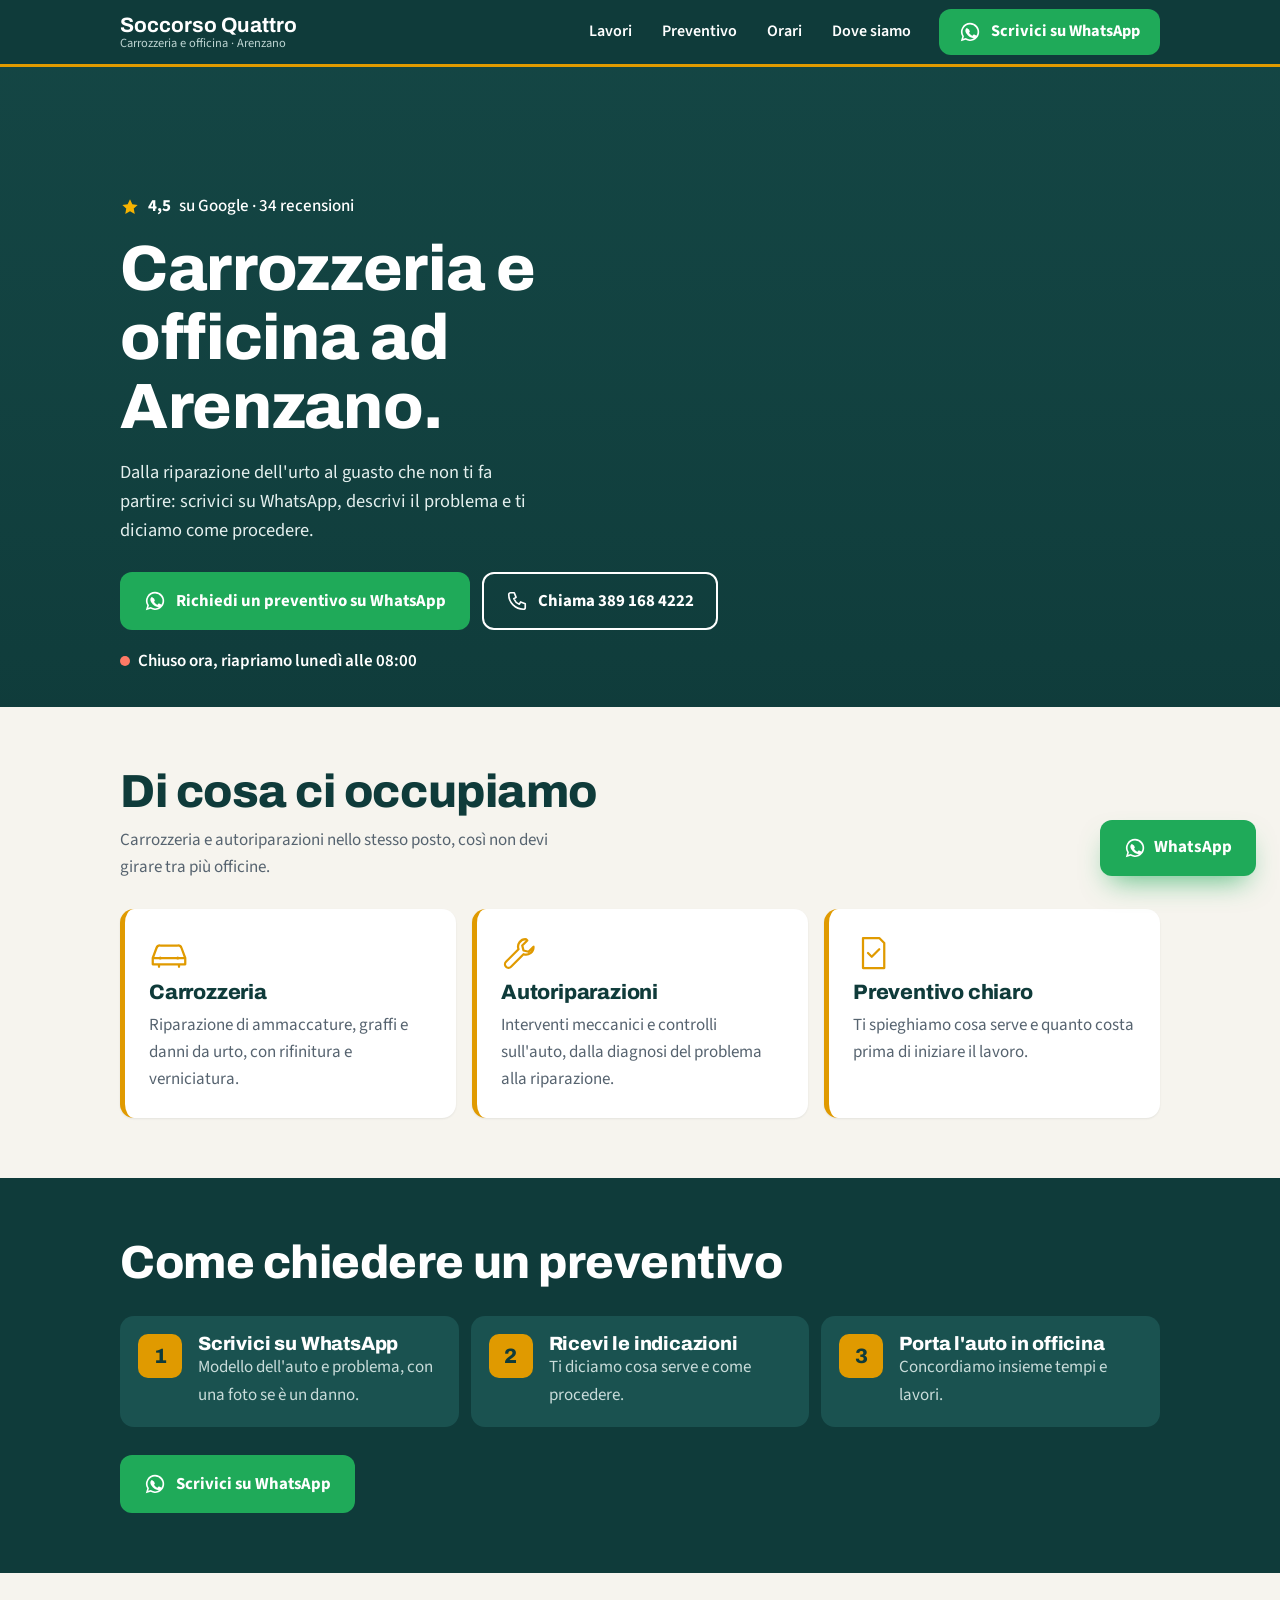
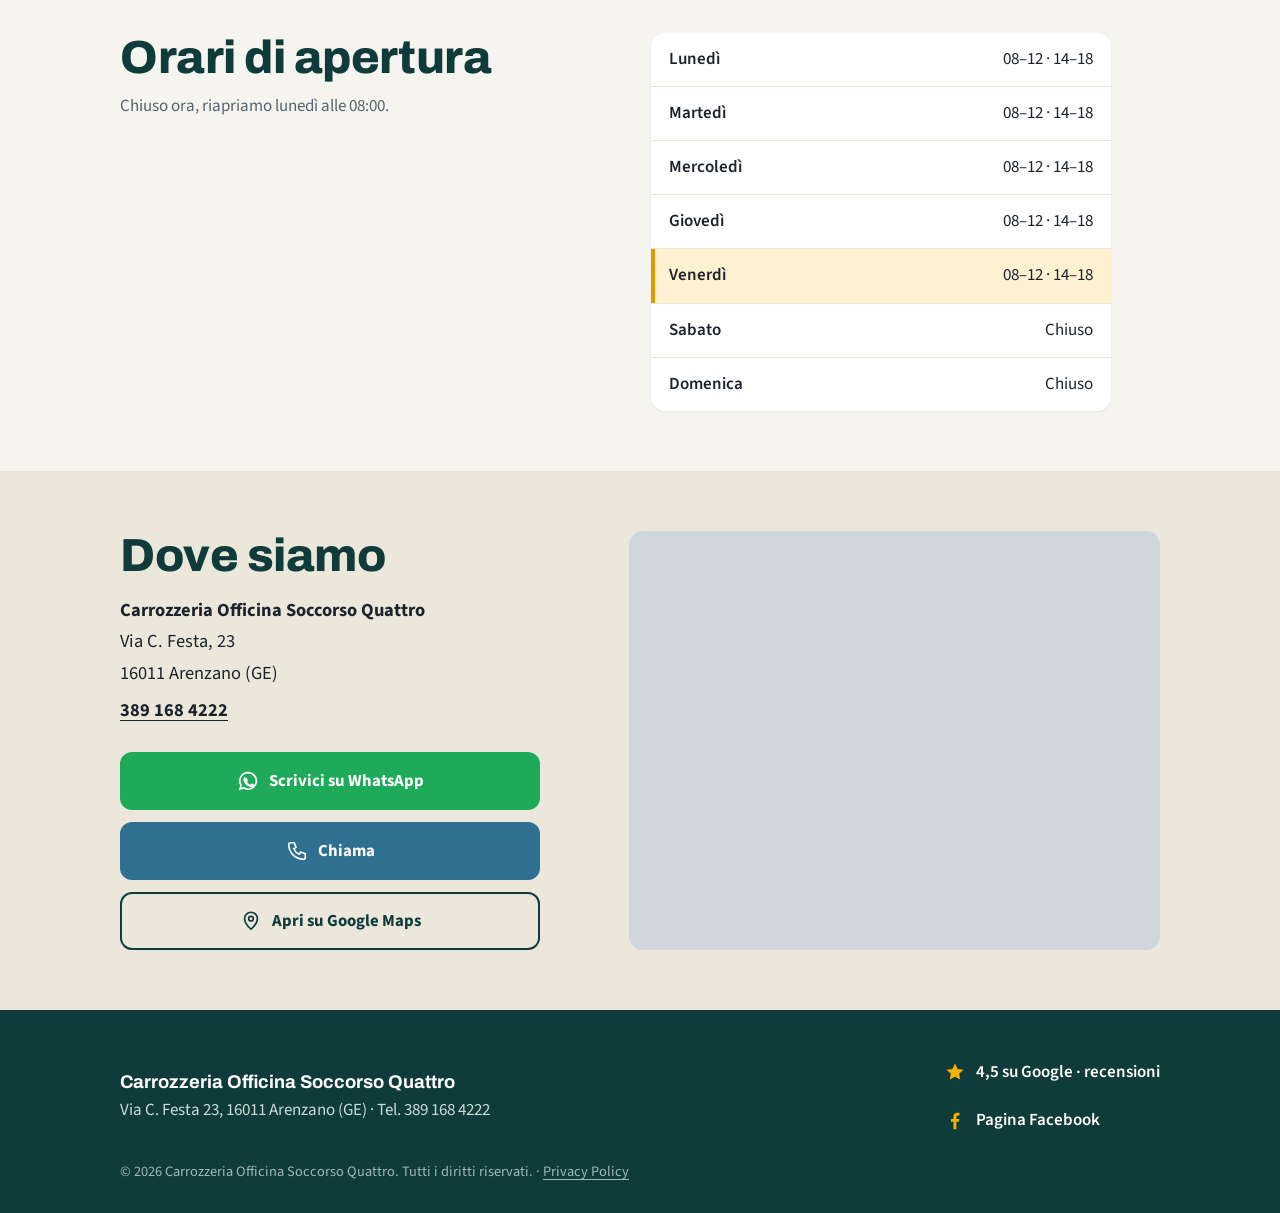
<file: index.html>
<!DOCTYPE html>
<html lang="it">
<head>
<meta charset="UTF-8">
<meta name="viewport" content="width=device-width, initial-scale=1, viewport-fit=cover">
<title>Carrozzeria Officina Soccorso Quattro – Arenzano (GE)</title>
<meta name="description" content="Carrozzeria e officina autoriparazioni ad Arenzano (GE). Richiedi un preventivo su WhatsApp o chiama il 389 168 4222.">
<meta name="theme-color" content="#0f3b3a">
<meta property="og:title" content="Carrozzeria Officina Soccorso Quattro – Arenzano">
<meta property="og:description" content="Carrozzeria e officina autoriparazioni. Via C. Festa 23, Arenzano (GE).">
<meta property="og:type" content="website">
<link rel="icon" href="data:image/svg+xml,%3Csvg xmlns='http://www.w3.org/2000/svg' viewBox='0 0 64 64'%3E%3Crect width='64' height='64' rx='14' fill='%230f3b3a'/%3E%3Cpath d='M18 40V22h6v12h8v6Z' fill='%23e09a00'/%3E%3Ccircle cx='44' cy='40' r='6' fill='none' stroke='%23fff' stroke-width='4'/%3E%3C/svg%3E">
<link rel="preconnect" href="https://fonts.googleapis.com">
<link rel="preconnect" href="https://fonts.gstatic.com" crossorigin>
<link href="https://fonts.googleapis.com/css2?family=Archivo:wght@700;800&family=Source+Sans+3:wght@400;500;600;700&display=swap" rel="stylesheet">
<link rel="stylesheet" href="style.css">
</head>
<body>
<a class="skip" href="#main">Vai ai contenuti</a>

<header class="site-header" id="top">
  <div class="wrap header-in">
    <a class="brand" href="#top" aria-label="Carrozzeria Officina Soccorso Quattro">
      <span class="brand-name">Soccorso Quattro</span>
      <span class="brand-role">Carrozzeria e officina · Arenzano</span>
    </a>
    <nav class="nav" id="menu" aria-label="Menu principale">
      <ul>
        <li><a href="#servizi">Lavori</a></li>
        <li><a href="#preventivo">Preventivo</a></li>
        <li><a href="#orari">Orari</a></li>
        <li><a href="#contatti">Dove siamo</a></li>
        <li class="nav-cta"><a class="btn btn-wa" data-wa href="https://wa.me/393891684222">
          <svg class="ico" aria-hidden="true"><use href="#i-wa"/></svg>Scrivici su WhatsApp</a></li>
      </ul>
    </nav>
    <button class="burger" id="burger" aria-expanded="false" aria-controls="menu" aria-label="Apri il menu">
      <span></span><span></span><span></span>
    </button>
  </div>
</header>

<main id="main">

<section class="hero">
  <div class="hero-img" role="img" aria-label="Auto in officina durante una riparazione"></div>
  <div class="wrap hero-in">
    <p class="rating"><svg class="ico" aria-hidden="true"><use href="#i-star"/></svg><strong>4,5</strong> su Google · 34 recensioni</p>
    <h1>Carrozzeria e officina ad Arenzano.</h1>
    <p class="lead">Dalla riparazione dell'urto al guasto che non ti fa partire: scrivici su WhatsApp, descrivi il problema e ti diciamo come procedere.</p>
    <div class="hero-actions">
      <a class="btn btn-wa btn-lg" data-wa data-msg="Ciao, vorrei un preventivo per la mia auto. Ti descrivo il problema." href="https://wa.me/393891684222">
        <svg class="ico" aria-hidden="true"><use href="#i-wa"/></svg>Richiedi un preventivo su WhatsApp</a>
      <a class="btn btn-ghost btn-lg" data-tel href="tel:+393891684222">
        <svg class="ico" aria-hidden="true"><use href="#i-phone"/></svg>Chiama 389 168 4222</a>
    </div>
    <p class="open-status" id="openStatus" aria-live="polite"></p>
  </div>
</section>

<section class="section" id="servizi">
  <div class="wrap">
    <h2>Di cosa ci occupiamo</h2>
    <p class="section-sub">Carrozzeria e autoriparazioni nello stesso posto, così non devi girare tra più officine.</p>
    <div class="cards">
      <article class="card">
        <svg class="ico ico-lg" aria-hidden="true"><use href="#i-dent"/></svg>
        <h3>Carrozzeria</h3>
        <p>Riparazione di ammaccature, graffi e danni da urto, con rifinitura e verniciatura.</p>
      </article>
      <article class="card">
        <svg class="ico ico-lg" aria-hidden="true"><use href="#i-wrench"/></svg>
        <h3>Autoriparazioni</h3>
        <p>Interventi meccanici e controlli sull'auto, dalla diagnosi del problema alla riparazione.</p>
      </article>
      <article class="card">
        <svg class="ico ico-lg" aria-hidden="true"><use href="#i-check"/></svg>
        <h3>Preventivo chiaro</h3>
        <p>Ti spieghiamo cosa serve e quanto costa prima di iniziare il lavoro.</p>
      </article>
    </div>
  </div>
</section>

<section class="section section-dark" id="preventivo">
  <div class="wrap">
    <h2>Come chiedere un preventivo</h2>
    <ol class="steps">
      <li><span class="step-n" aria-hidden="true">1</span><div><h3>Scrivici su WhatsApp</h3><p>Modello dell'auto e problema, con una foto se è un danno.</p></div></li>
      <li><span class="step-n" aria-hidden="true">2</span><div><h3>Ricevi le indicazioni</h3><p>Ti diciamo cosa serve e come procedere.</p></div></li>
      <li><span class="step-n" aria-hidden="true">3</span><div><h3>Porta l'auto in officina</h3><p>Concordiamo insieme tempi e lavori.</p></div></li>
    </ol>
    <a class="btn btn-wa btn-lg" data-wa data-msg="Ciao, vorrei un preventivo per la mia auto. Ti descrivo il problema." href="https://wa.me/393891684222">
      <svg class="ico" aria-hidden="true"><use href="#i-wa"/></svg>Scrivici su WhatsApp</a>
  </div>
</section>

<section class="section" id="orari">
  <div class="wrap hours-wrap">
    <div>
      <h2>Orari di apertura</h2>
      <p class="section-sub" id="openStatus2"></p>
    </div>
    <table class="hours">
      <caption class="sr">Orari settimanali</caption>
      <tbody>
        <tr data-day="1"><th scope="row">Lunedì</th><td>08–12 · 14–18</td></tr>
        <tr data-day="2"><th scope="row">Martedì</th><td>08–12 · 14–18</td></tr>
        <tr data-day="3"><th scope="row">Mercoledì</th><td>08–12 · 14–18</td></tr>
        <tr data-day="4"><th scope="row">Giovedì</th><td>08–12 · 14–18</td></tr>
        <tr data-day="5"><th scope="row">Venerdì</th><td>08–12 · 14–18</td></tr>
        <tr data-day="6"><th scope="row">Sabato</th><td>Chiuso</td></tr>
        <tr data-day="0"><th scope="row">Domenica</th><td>Chiuso</td></tr>
      </tbody>
    </table>
  </div>
</section>

<section class="section section-alt" id="contatti">
  <div class="wrap contact">
    <div>
      <h2>Dove siamo</h2>
      <address>
        <strong>Carrozzeria Officina Soccorso Quattro</strong><br>
        Via C. Festa, 23<br>
        16011 Arenzano (GE)<br>
        <a class="tel-link" data-tel href="tel:+393891684222">389 168 4222</a>
      </address>
      <div class="contact-actions">
        <a class="btn btn-wa btn-lg" data-wa href="https://wa.me/393891684222"><svg class="ico" aria-hidden="true"><use href="#i-wa"/></svg>Scrivici su WhatsApp</a>
        <a class="btn btn-steel btn-lg" data-tel href="tel:+393891684222"><svg class="ico" aria-hidden="true"><use href="#i-phone"/></svg>Chiama</a>
        <a class="btn btn-ghost btn-lg" target="_blank" rel="noopener" href="https://www.google.com/maps/search/?api=1&query=Carrozzeria+Officina+Soccorso+Quattro+Via+C.+Festa+23+Arenzano"><svg class="ico" aria-hidden="true"><use href="#i-pin"/></svg>Apri su Google Maps</a>
      </div>
    </div>
    <div class="map">
      <iframe title="Mappa: Via C. Festa 23, Arenzano" loading="lazy" referrerpolicy="no-referrer-when-downgrade"
        src="https://www.google.com/maps?q=Via+C.+Festa+23,+16011+Arenzano+GE&output=embed"></iframe>
    </div>
  </div>
</section>
</main>

<footer class="footer">
  <div class="wrap footer-in">
    <div>
      <strong>Carrozzeria Officina Soccorso Quattro</strong>
      <p>Via C. Festa 23, 16011 Arenzano (GE) · Tel. 389 168 4222</p>
    </div>
    <div class="social">
      <a class="gmaps" target="_blank" rel="noopener" href="https://www.google.com/maps/search/?api=1&query=Carrozzeria+Officina+Soccorso+Quattro+Arenzano"><svg class="ico" aria-hidden="true"><use href="#i-star"/></svg>4,5 su Google · recensioni</a>
      <a class="gmaps" target="_blank" rel="noopener" href="https://www.facebook.com/search/top?q=Soccorso%20Quattro%20Arenzano"><svg class="ico" aria-hidden="true"><use href="#i-fb"/></svg>Pagina Facebook</a>
    </div>
    <p class="legal">© <span id="year">2026</span> Carrozzeria Officina Soccorso Quattro. Tutti i diritti riservati. · <a href="privacy.html">Privacy Policy</a></p>
  </div>
</footer>

<div class="bottom-bar" role="group" aria-label="Contatto rapido">
  <a class="bb bb-call" data-tel href="tel:+393891684222"><svg class="ico" aria-hidden="true"><use href="#i-phone"/></svg>Chiama</a>
  <a class="bb bb-wa" data-wa href="https://wa.me/393891684222"><svg class="ico" aria-hidden="true"><use href="#i-wa"/></svg>WhatsApp</a>
</div>

<svg width="0" height="0" style="position:absolute" aria-hidden="true">
  <symbol id="i-wa" viewBox="0 0 24 24"><path fill="currentColor" d="M12.04 2a9.9 9.9 0 0 0-8.5 14.95L2 22l5.2-1.5A9.9 9.9 0 1 0 12.04 2Zm0 1.8a8.1 8.1 0 1 1-4.2 15l-.3-.18-3 .87.9-2.9-.2-.3A8.1 8.1 0 0 1 12.04 3.8Zm-3.3 3.9c-.2 0-.5.1-.8.4-.3.3-1 1-1 2.4s1 2.8 1.2 3c.1.2 2 3.2 5 4.4 2.4.9 2.9.7 3.4.7.6-.1 1.8-.7 2-1.4.3-.7.3-1.3.2-1.4l-.5-.3-1.7-.8c-.3-.1-.5-.1-.7.1l-.9 1.1c-.2.2-.3.2-.6.1a6.6 6.6 0 0 1-3.3-2.9c-.2-.4.2-.4.7-1.3.1-.2 0-.4 0-.5l-.8-1.9c-.2-.5-.4-.4-.6-.4Z"/></symbol>
  <symbol id="i-phone" viewBox="0 0 24 24"><path fill="none" stroke="currentColor" stroke-width="1.8" stroke-linejoin="round" d="M5 3h4l2 5-2.5 1.5a11 11 0 0 0 6 6L16 13l5 2v4a2 2 0 0 1-2 2A16 16 0 0 1 3 5a2 2 0 0 1 2-2Z"/></symbol>
  <symbol id="i-pin" viewBox="0 0 24 24"><path fill="none" stroke="currentColor" stroke-width="1.8" stroke-linejoin="round" d="M12 21s7-6.2 7-11.5A7 7 0 0 0 5 9.5C5 14.8 12 21 12 21Z"/><circle cx="12" cy="9.5" r="2.5" fill="none" stroke="currentColor" stroke-width="1.8"/></symbol>
  <symbol id="i-star" viewBox="0 0 24 24"><path fill="currentColor" d="m12 2.8 2.8 5.9 6.4.8-4.7 4.4 1.2 6.4L12 17.2 6.3 20.3l1.2-6.4L2.8 9.5l6.4-.8L12 2.8Z"/></symbol>
  <symbol id="i-fb" viewBox="0 0 24 24"><path fill="currentColor" d="M13.5 22v-8h2.7l.5-3.2h-3.2V8.7c0-.9.4-1.7 1.8-1.7h1.5V4.2S15.5 4 14.3 4C11.9 4 10.3 5.4 10.3 8.1v2.7H7.5V14h2.8v8h3.2Z"/></symbol>
  <symbol id="i-dent" viewBox="0 0 32 32"><path fill="none" stroke="currentColor" stroke-width="1.8" stroke-linecap="round" stroke-linejoin="round" d="M3 20l3-8a3 3 0 0 1 3-2h14a3 3 0 0 1 3 2l3 8v5H3v-5Zm0 0h26M8 25v2m16-2v2"/><circle cx="9" cy="20" r="1.2" fill="currentColor"/><circle cx="23" cy="20" r="1.2" fill="currentColor"/></symbol>
  <symbol id="i-wrench" viewBox="0 0 32 32"><path fill="none" stroke="currentColor" stroke-width="1.8" stroke-linecap="round" stroke-linejoin="round" d="M20 5a6 6 0 0 0-6 8L4 23a2.8 2.8 0 0 0 4 4l10-10a6 6 0 0 0 8-6l-4 4-4-1-1-4 4-4a6 6 0 0 0-1-1Z"/></symbol>
  <symbol id="i-check" viewBox="0 0 32 32"><path fill="none" stroke="currentColor" stroke-width="1.8" stroke-linecap="round" stroke-linejoin="round" d="M8 4h13l4 4v20H8V4Zm4 12 3 3 6-6"/></symbol>
</svg>
<script src="script.js"></script>
</body>
</html>
</file>
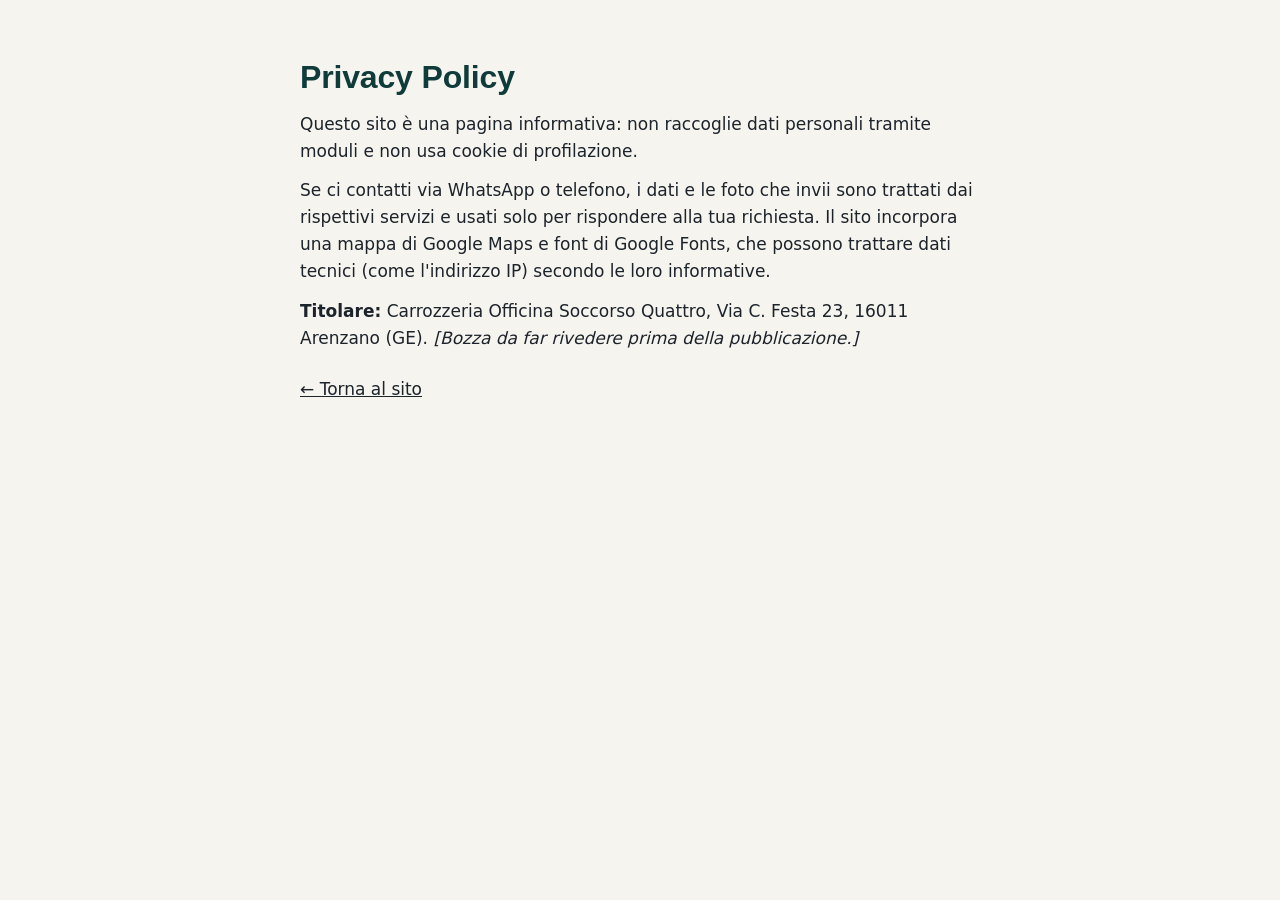
<file: privacy.html>
<!DOCTYPE html>
<html lang="it"><head><meta charset="UTF-8"><meta name="viewport" content="width=device-width, initial-scale=1">
<title>Privacy Policy – Soccorso Quattro</title><link rel="stylesheet" href="style.css"></head>
<body style="padding-bottom:0"><main class="section"><div class="wrap" style="max-width:720px">
<h1 style="font-size:2rem;color:var(--slate)">Privacy Policy</h1>
<p style="margin-top:16px">Questo sito è una pagina informativa: non raccoglie dati personali tramite moduli e non usa cookie di profilazione.</p>
<p style="margin-top:12px">Se ci contatti via WhatsApp o telefono, i dati e le foto che invii sono trattati dai rispettivi servizi e usati solo per rispondere alla tua richiesta. Il sito incorpora una mappa di Google Maps e font di Google Fonts, che possono trattare dati tecnici (come l'indirizzo IP) secondo le loro informative.</p>
<p style="margin-top:12px"><strong>Titolare:</strong> Carrozzeria Officina Soccorso Quattro, Via C. Festa 23, 16011 Arenzano (GE). <em>[Bozza da far rivedere prima della pubblicazione.]</em></p>
<p style="margin-top:24px"><a href="index.html">← Torna al sito</a></p>
</div></main></body></html>
</file>
<file: style.css>
:root{
  --paper:#f6f4ee; --paper-2:#ebe7db; --white:#fff;
  --slate:#0f3b3a; --slate-2:#1a5250; --steel:#2f6f8f; --steel-d:#255a75;
  --lacquer:#e09a00; --wa:#1faa59; --wa-d:#17884a;
  --ink:#1c232b; --muted:#56636f; --r:14px; --bar:68px;
  --display:"Archivo","Arial Narrow",Arial,sans-serif;
  --sans:"Source Sans 3",system-ui,-apple-system,"Segoe UI",Roboto,sans-serif;
}
*{box-sizing:border-box;margin:0;padding:0}
html{scroll-behavior:smooth;scroll-padding-top:76px;-webkit-text-size-adjust:100%}
body{font-family:var(--sans);font-size:1.0625rem;line-height:1.6;color:var(--ink);background:var(--paper);
  padding-bottom:calc(var(--bar) + env(safe-area-inset-bottom,0px));overflow-x:hidden}
a{color:inherit}
:focus-visible{outline:3px solid var(--lacquer);outline-offset:3px;border-radius:6px}
.skip{position:absolute;left:-999px;top:8px;background:var(--slate);color:#fff;padding:10px 14px;border-radius:8px;z-index:100}
.skip:focus{left:8px}
.sr{position:absolute;width:1px;height:1px;overflow:hidden;clip:rect(0 0 0 0)}
.wrap{width:100%;max-width:1080px;margin:0 auto;padding:0 20px}
.ico{width:22px;height:22px;flex:none}
.ico-lg{width:40px;height:40px;color:var(--lacquer)}

.site-header{position:sticky;top:0;z-index:50;background:var(--slate);color:#fff;padding-top:env(safe-area-inset-top,0px);
  border-bottom:3px solid var(--lacquer)}
.header-in{display:flex;align-items:center;justify-content:space-between;min-height:64px}
.brand{text-decoration:none;display:flex;flex-direction:column;line-height:1.1}
.brand-name{font-family:var(--display);font-weight:700;font-size:1.3rem}
.brand-role{font-size:.78rem;color:#bcd3d1}
.burger{width:48px;height:48px;border:0;background:transparent;display:grid;place-content:center;gap:6px;cursor:pointer;border-radius:12px}
.burger span{display:block;width:26px;height:2.5px;background:#fff;border-radius:2px;transition:transform .3s ease,opacity .2s ease}
.burger[aria-expanded="true"] span:nth-child(1){transform:translateY(8.5px) rotate(45deg)}
.burger[aria-expanded="true"] span:nth-child(2){opacity:0}
.burger[aria-expanded="true"] span:nth-child(3){transform:translateY(-8.5px) rotate(-45deg)}
.nav{position:absolute;left:0;right:0;top:100%;background:var(--slate-2);box-shadow:0 20px 30px -16px rgba(0,0,0,.5);
  clip-path:inset(0 0 100% 0);visibility:hidden;transition:clip-path .35s ease,visibility 0s .35s}
.nav.open{clip-path:inset(0 0 0 0);visibility:visible;transition:clip-path .35s ease}
.nav ul{list-style:none;padding:8px 20px 20px;display:flex;flex-direction:column}
.nav a:not(.btn){display:block;padding:16px 4px;font-size:1.2rem;font-weight:600;text-decoration:none;border-bottom:1px solid rgba(255,255,255,.1)}
.nav-cta{margin-top:16px}.nav-cta .btn{width:100%}

.btn{display:inline-flex;align-items:center;justify-content:center;gap:10px;min-height:52px;padding:14px 22px;border-radius:12px;
  font:700 1.02rem/1.2 var(--sans);text-decoration:none;text-align:center;border:2px solid transparent;cursor:pointer;
  transition:transform .15s ease,background-color .2s ease}
.btn:active{transform:scale(.98)}
.btn-lg{min-height:58px;font-size:1.05rem}
.btn-wa{background:var(--wa);color:#fff}.btn-wa:hover{background:var(--wa-d)}
.btn-steel{background:var(--steel);color:#fff}.btn-steel:hover{background:var(--steel-d)}
.btn-ghost{border-color:currentColor;background:transparent}
.btn-ghost:hover{background:rgba(127,127,127,.12)}

.hero{position:relative;color:#fff;isolation:isolate;min-height:calc(100svh - 67px - var(--bar));display:flex;align-items:flex-end}
.hero-img{position:absolute;inset:0;z-index:-2;background:var(--slate-2) url("https://images.unsplash.com/photo-1503376780353-7e6692767b70?auto=format&fit=crop&w=1600&q=70") center/cover no-repeat}
.hero::after{content:"";position:absolute;inset:0;z-index:-1;background:linear-gradient(180deg,rgba(15,59,58,.55) 0%,rgba(15,59,58,.7) 45%,rgba(15,59,58,.95) 100%)}
.hero-in{padding-top:48px;padding-bottom:32px;animation:rise .8s ease both}
@keyframes rise{from{opacity:0;transform:translateY(16px)}to{opacity:1;transform:none}}
.rating{display:inline-flex;align-items:center;gap:8px;font-weight:500;margin-bottom:14px;color:#fff}
.rating .ico{color:#f5b301;width:20px;height:20px}
h1,h2,h3{font-family:var(--display);font-weight:800;line-height:1.08;letter-spacing:-.01em}
h1{font-size:clamp(2.2rem,9vw,4rem);max-width:16ch;letter-spacing:-.005em}
.lead{margin-top:16px;font-size:1.15rem;max-width:46ch;color:#e4efee}
.hero-actions{margin-top:26px;display:flex;flex-direction:column;gap:12px;max-width:440px}
.hero .btn-ghost{color:#fff}
.open-status{margin-top:18px;font-weight:600;min-height:1.6em}
.open-status.is-open::before,.open-status.is-closed::before{content:"";display:inline-block;width:10px;height:10px;border-radius:50%;margin-right:8px}
.open-status.is-open::before{background:#35d07f}.open-status.is-closed::before{background:#ff7a66}

.section{padding:60px 0}
.section-alt{background:var(--paper-2)}
.section-dark{background:var(--slate);color:#fff}
h2{font-size:clamp(2rem,7vw,2.9rem);color:var(--slate)}
.section-dark h2{color:#fff}
.section-sub{margin-top:10px;color:var(--muted);max-width:56ch}
.cards{margin-top:28px;display:grid;gap:16px}
.card{background:var(--white);border-radius:var(--r);padding:24px;border-left:5px solid var(--lacquer);display:flex;flex-direction:column;gap:8px;box-shadow:0 1px 2px rgba(28,35,43,.08)}
.card h3{font-size:1.3rem;color:var(--slate)}
.card p{color:var(--muted)}

.steps{list-style:none;margin:28px 0;display:grid;gap:12px}
.steps li{display:flex;gap:16px;align-items:flex-start;background:var(--slate-2);border-radius:var(--r);padding:18px}
.step-n{flex:none;width:44px;height:44px;border-radius:10px;background:var(--lacquer);color:var(--slate);display:grid;place-items:center;font:800 1.3rem var(--display)}
.steps h3{font-size:1.2rem}
.steps p{color:#c9dcda}

.hours-wrap{display:grid;gap:22px}
.hours{width:100%;max-width:460px;border-collapse:collapse;background:var(--white);border-radius:var(--r);overflow:hidden;box-shadow:0 1px 2px rgba(28,35,43,.08)}
.hours th,.hours td{padding:13px 18px;text-align:left;border-bottom:1px solid var(--paper-2)}
.hours th{font-weight:600}.hours td{text-align:right;font-variant-numeric:tabular-nums}
.hours tr:last-child th,.hours tr:last-child td{border-bottom:0}
.hours tr.today{background:#fdf1d2;box-shadow:inset 4px 0 0 var(--lacquer)}

.contact{display:grid;gap:26px}
address{font-style:normal;margin-top:14px;font-size:1.15rem;line-height:1.7}
.tel-link{font-weight:700;display:inline-block;padding:6px 0;text-underline-offset:4px}
.contact-actions{margin-top:20px;display:flex;flex-direction:column;gap:12px;max-width:420px}
.contact-actions .btn-ghost{color:var(--slate)}
.map{border-radius:var(--r);overflow:hidden;min-height:300px;background:#cfd6dc}
.map iframe{width:100%;height:100%;min-height:300px;border:0;display:block}

.footer{background:var(--slate);color:#c9dcda;padding:38px 0 30px}
.footer-in{display:grid;gap:16px}
.footer strong{color:#fff;font-family:var(--display);font-size:1.15rem}
.social{display:flex;flex-direction:column}
.gmaps{display:inline-flex;align-items:center;gap:10px;min-height:48px;color:#fff;font-weight:600;text-decoration:none}
.gmaps .ico{color:#f5b301}
.legal{font-size:.9rem;color:#9fbab8}.legal a{text-underline-offset:3px}

.bottom-bar{position:fixed;left:0;right:0;bottom:0;z-index:60;display:grid;grid-template-columns:1fr 1.4fr;gap:10px;
  padding:10px 12px calc(10px + env(safe-area-inset-bottom,0px));background:rgba(15,59,58,.97);border-top:2px solid var(--lacquer)}
.bb{display:flex;align-items:center;justify-content:center;gap:8px;min-height:48px;border-radius:12px;font-weight:700;text-decoration:none;color:#fff}
.bb-call{background:var(--steel)}.bb-wa{background:var(--wa)}

@media (min-width:900px){
  :root{--bar:0px}
  body{padding-bottom:0}
  .burger{display:none}
  .nav{position:static;clip-path:none;visibility:visible;background:none;box-shadow:none;transition:none}
  .nav ul{flex-direction:row;align-items:center;gap:26px;padding:0}
  .nav a:not(.btn){border:0;padding:8px 2px;font-size:1rem}
  .nav-cta{margin:0}.nav-cta .btn{width:auto;min-height:44px;padding:10px 18px}
  .hero{min-height:640px}
  .hero-actions{flex-direction:row;max-width:none}
  .cards{grid-template-columns:repeat(3,1fr)}
  .steps{grid-template-columns:repeat(3,1fr)}
  .hours-wrap{grid-template-columns:1fr 1fr;align-items:start}
  .contact{grid-template-columns:1fr 1.1fr}
  .footer-in{grid-template-columns:1fr auto;align-items:center}
  .legal{grid-column:1/-1}
  .bottom-bar{left:auto;right:24px;bottom:24px;padding:0;background:none;border:0;display:block}
  .bb-call{display:none}
  .bb-wa{padding:0 24px;min-height:56px;box-shadow:0 14px 28px -10px rgba(31,170,89,.7)}
}
@media (max-width:360px){.brand-role{display:none}}
@media (prefers-reduced-motion:reduce){*,*::before,*::after{animation:none!important;transition:none!important;scroll-behavior:auto!important}}
</file>
